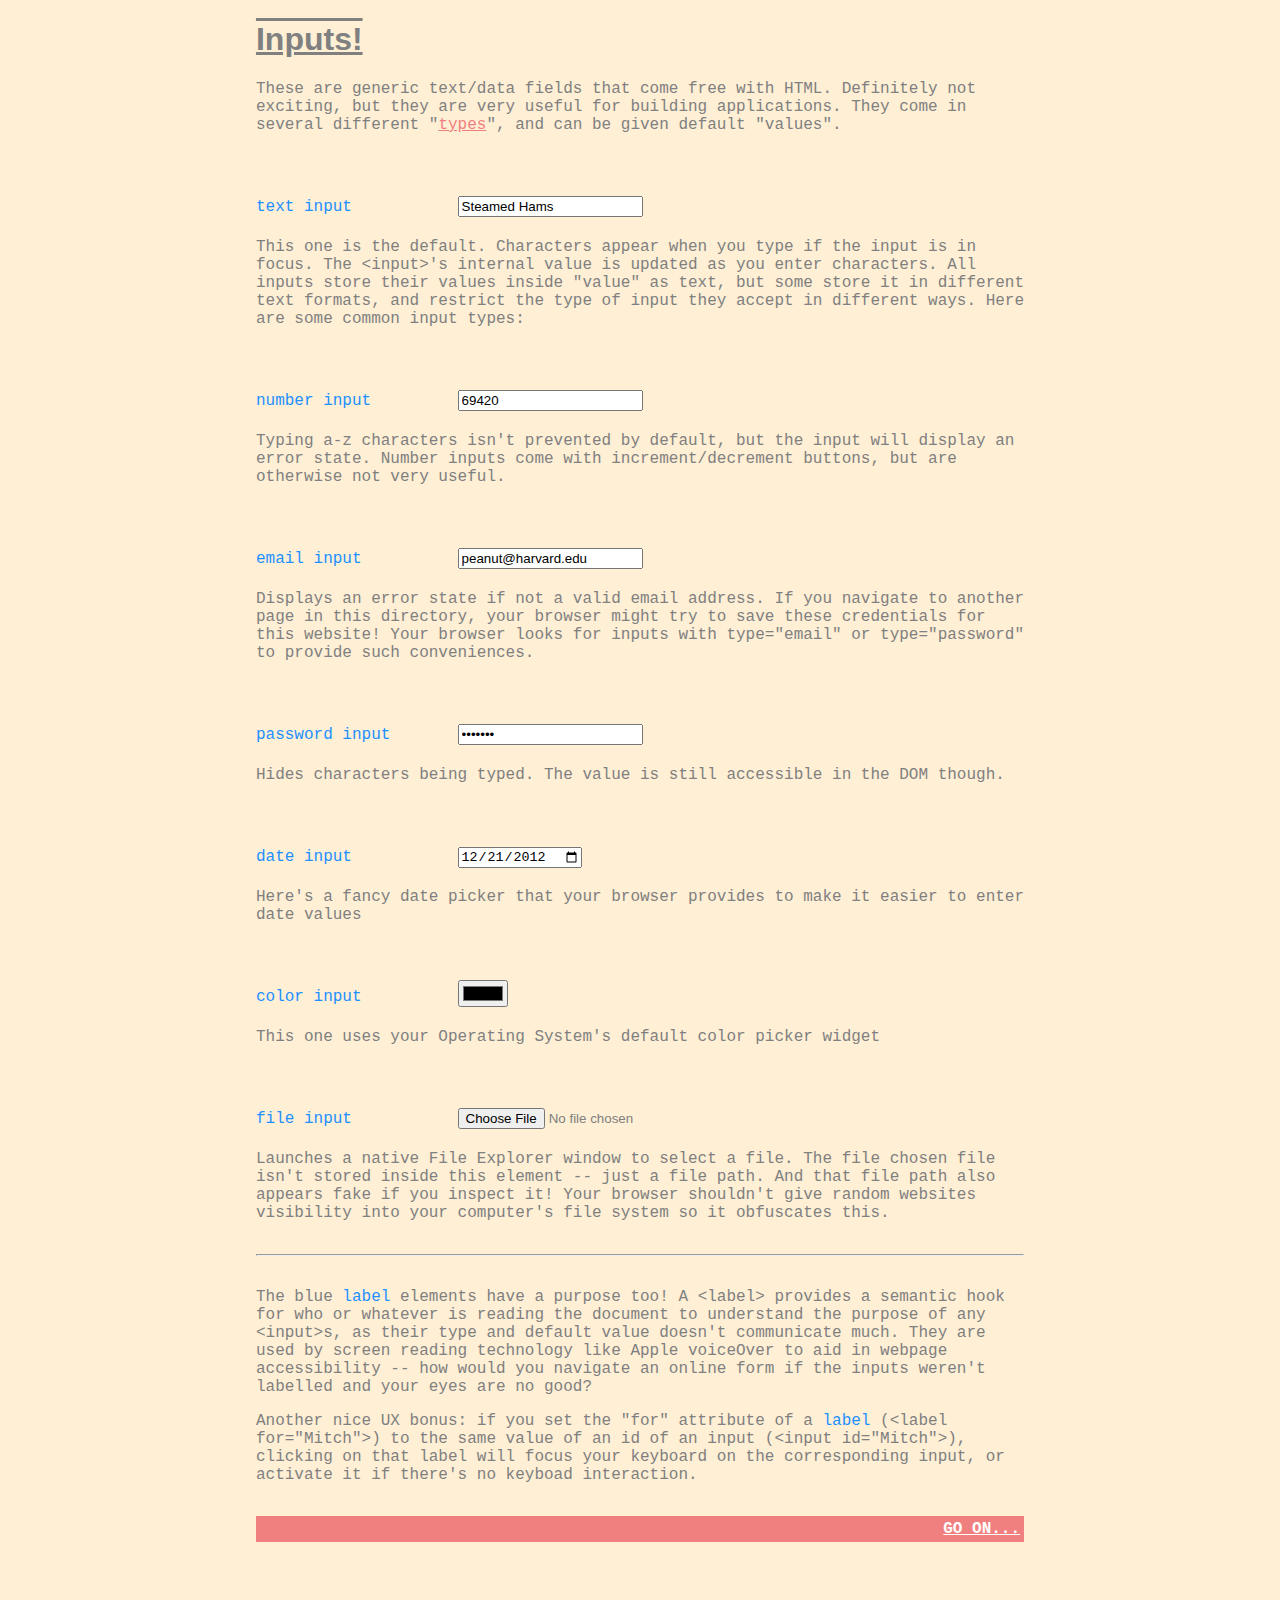
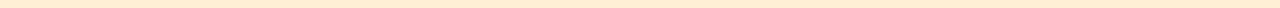
<file: index.html>
<!DOCTYPE html>
<html lang="en">
  <head>
    <meta charset="UTF-8" />
    <title>Inputs!</title>
    <link href="style.css" rel="stylesheet" />
  </head>
  <body>
    <article>
      <h1 id="page-title">Inputs!</h1>
      <p>
        These are generic text/data fields that come free with HTML. Definitely
        not exciting, but they are very useful for building applications. They
        come in several different "<a
          href="https://developer.mozilla.org/en-US/docs/Learn/Forms/HTML5_input_types"
          >types</a
        >", and can be given default "values".
      </p>
      <label for="text-input">text input</label>
      <input id="text-input" type="text" value="Steamed Hams" />
      <p>
        This one is the default. Characters appear when you type if the input is
        in focus. The &lt;input&gt;'s internal value is updated as you enter
        characters. All inputs store their values inside "value" as text, but
        some store it in different text formats, and restrict the type of input
        they accept in different ways. Here are some common input types:
      </p>
      <label for="number-input">number input</label>
      <input id="number-input" type="number" value="69420" />
      <p>
        Typing a-z characters isn't prevented by default, but the input will
        display an error state. Number inputs come with increment/decrement
        buttons, but are otherwise not very useful.
      </p>
      <label for="email-input">email input</label>
      <input id="email-input" type="email" value="peanut@harvard.edu" />
      <p>
        Displays an error state if not a valid email address. If you navigate to
        another page in this directory, your browser might try to save these
        credentials for this website! Your browser looks for inputs with
        type="email" or type="password" to provide such conveniences.
      </p>
      <label for="password-input">password input</label>
      <input id="password-input" type="password" value="friends" />
      <p>
        Hides characters being typed. The value is still accessible in the DOM
        though.
      </p>
      <label for="date-input">date input</label>
      <input id="date-input" type="date" value="2012-12-21" />
      <p>
        Here's a fancy date picker that your browser provides to make it easier
        to enter date values
      </p>
      <label for="color-input">color input</label>
      <input id="color-input" type="color" value="" />
      <p>
        This one uses your Operating System's default color picker widget
      </p>
      <label for="file-input">file input</label>
      <input id="file-input" type="file" value="" />
      <p>
        Launches a native File Explorer window to select a file. The file chosen
        file isn't stored inside this element -- just a file path. And that file
        path also appears fake if you inspect it! Your browser shouldn't give
        random websites visibility into your computer's file system so it
        obfuscates this.
      </p>
      <hr />
      <p>
        The blue <label>label</label> elements have a purpose too! A
        &lt;label&gt; provides a semantic hook for who or whatever is reading
        the document to understand the purpose of any &lt;input&gt;s, as their
        type and default value doesn't communicate much. They are used by screen
        reading technology like Apple voiceOver to aid in webpage accessibility
        -- how would you navigate an online form if the inputs weren't labelled
        and your eyes are no good?
      </p>
      <p>
        Another nice UX bonus: if you set the "for" attribute of a
        <label>label</label> (&lt;label for="Mitch"&gt;) to the same value of an
        id of an input (&lt;input id="Mitch"&gt;), clicking on that label will
        focus your keyboard on the corresponding input, or activate it if
        there's no keyboad interaction.
      </p>
      <a href="page2.html" class="right-aligned-link">Go on...</a>
    </article>
  </body>
</html>
</file>
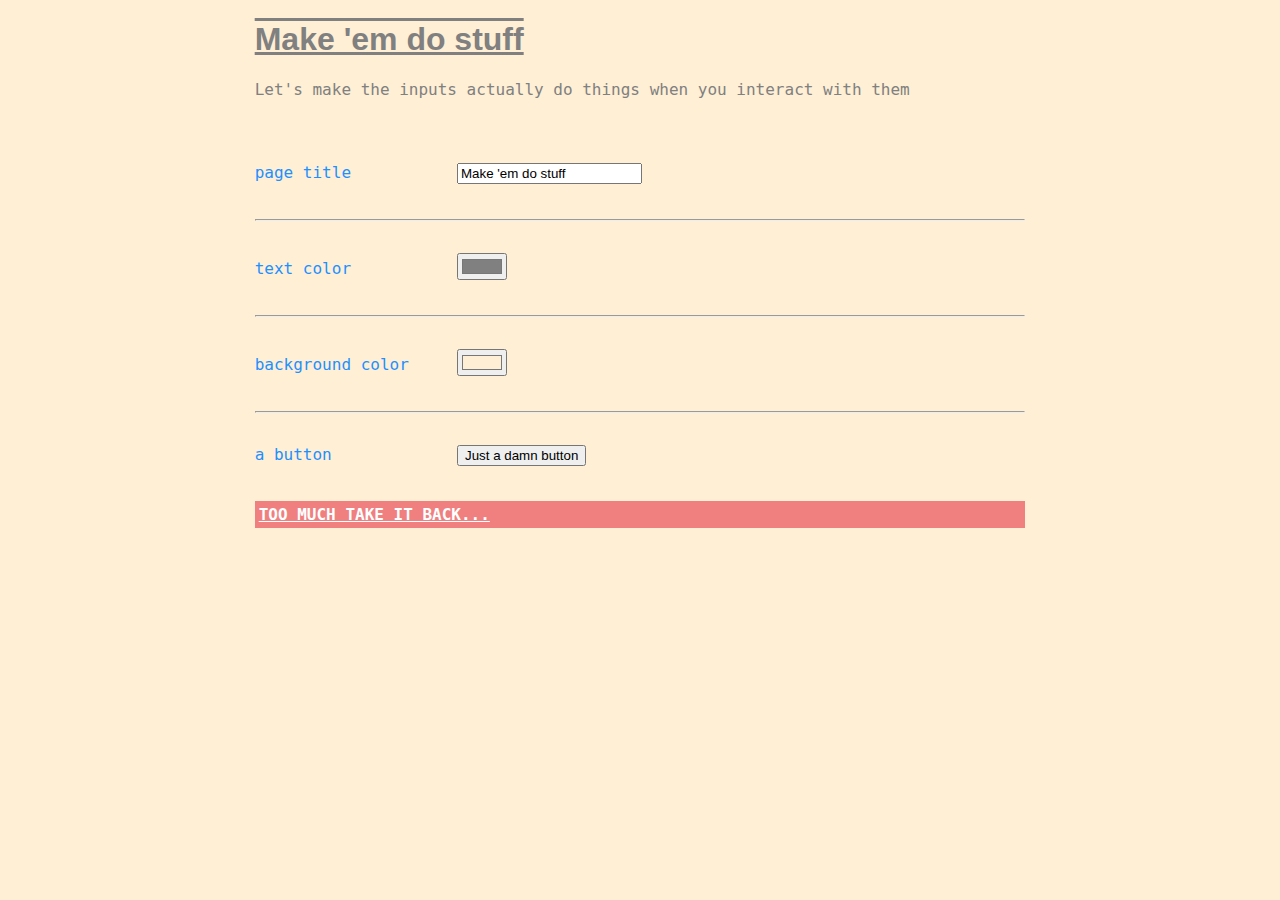
<file: page2.html>
<!DOCTYPE html>
<html lang="en">
  <head>
    <meta charset="UTF-8" />
    <title>More Inputs...</title>
    <link href="style.css" rel="stylesheet" />
    <script src="script.js"></script>
  </head>
  <body>
    <article>
      <h1 id="page-title">Make 'em do stuff</h1>
      <p>
        Let's make the inputs actually do things when you interact with them
      </p>
      <label for="text-input">page title</label>
      <input id="text-input" type="text" value="Make 'em do stuff" />
      <hr />
      <label for="text-color-input">text color</label>
      <input id="text-color-input" type="color" value="#808080" />
      <hr />
      <label for="background-color-input">background color</label>
      <input id="background-color-input" type="color" value="#FFEFD5" />
      <hr />
      <label for="damn-button">a button</label>
      <button id="damn-button">Just a damn button</button>
      <a href="index.html" class="left-aligned-link"
        >Too much take it back...</a
      >
    </article>
  </body>
</html>
</file>
<file: style.css>
body {
  background-color: PapayaWhip;
  color: #808080;
  font-family: monospace;
  font-size: 16px;
}

article {
  width: 80ch;
  margin: auto;
}

#page-title {
  font-family: -apple-system, BlinkMacSystemFont, “Segoe UI”, “Roboto”, “Oxygen”,
    “Ubuntu”, “Cantarell”, “Fira Sans”, “Droid Sans”, “Helvetica Neue”,
    sans-serif;
  text-decoration: underline overline;
}

article > label {
  display: inline-block;
  width: 20ch;
  height: 1.5em;
}

label {
  color: DodgerBlue;
}

p + label {
  margin-top: 3em;
}

a,
a:visited {
  color: LightCoral;
}

a:hover {
  color: DarkRed;
}

a.right-aligned-link,
a.left-aligned-link {
  display: block;
  margin: 2em 0;
  padding: 4px;
  background-color: LightCoral;
  color: white;
  font-weight: bold;
  text-transform: uppercase;
}

a.right-aligned-link {
  text-align: right;
}

a.left-aligned-link {
  text-align: left;
}

hr {
  margin: 2em 0;
}
</file>
